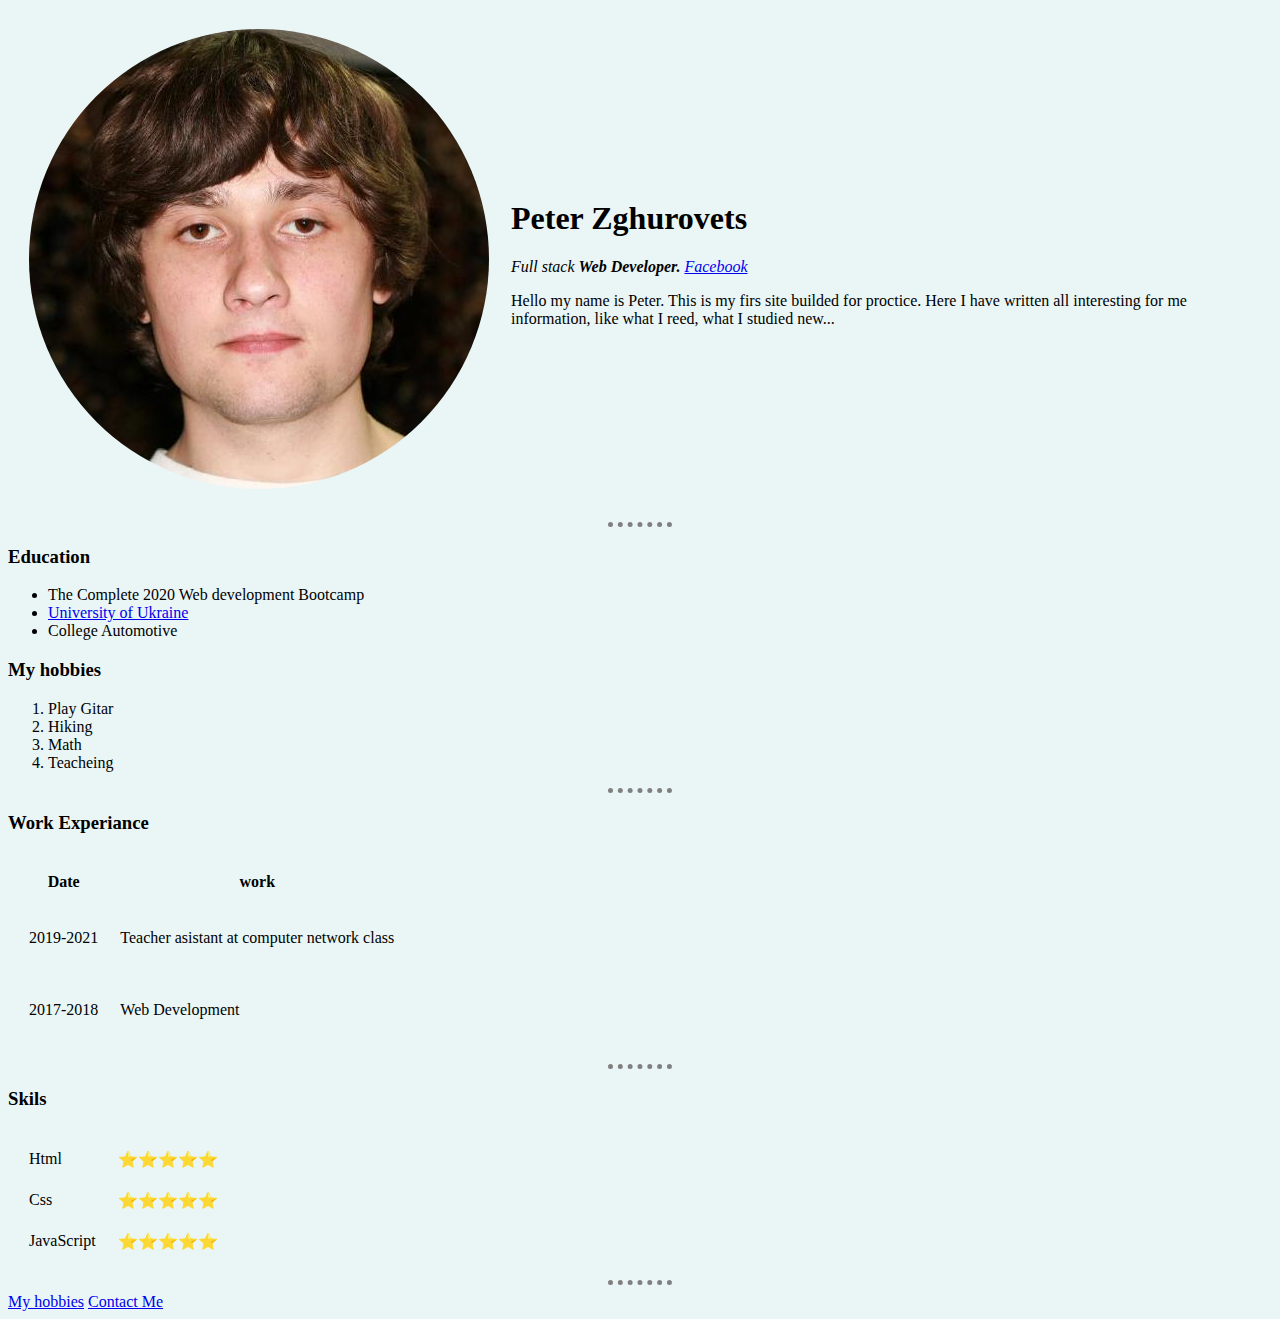
<file: index.html>
<!DOCTYPE html>
<html lang="en" dir="ltr">

<head>
  <meta charset="utf-8">
  <meta charset="This is my personal web site where I wroute about interesting me staff.">
  <title>📕 Peter's Personal sits</title>

  <style media="screen">
    body {
      background-color: #EAF6F6;
    }

    hr {
      border-color:grey;
      border-width: 5px;
      border-style: none;
      border-top-style: dotted;
      width: 5%;
    }
  </style>
</head>

<body>
  <table cellspacing="20px">
    <tr>
      <td><img src="images/Peter.png" alt="peter profile picture"></td>
      <td>
        <h1>Peter Zghurovets </h1>
        <p><em>Full stack <strong>Web Developer.</strong> <a href="#">Facebook</a></em></p>
        <p>Hello my name is Peter. This is my firs site builded for proctice. Here I have written all interesting for me information, like what I reed, what I studied new...</p>
      </td>
    </tr>
  </table>

  <hr>
  <h3>Education</h3>
  <ul>
    <li>The Complete 2020 Web development Bootcamp</li>
    <li><a href="https://uu.edu.ua/">University of Ukraine </a></li>
    <li>College Automotive</li>
  </ul>
  <h3>My hobbies</h3>
  <ol>
    <li>Play Gitar</li>
    <li>Hiking</li>
    <li>Math</li>
    <li>Teacheing</li>
  </ol>
  <hr>
  <h3>Work Experiance</h3>
  <table cellspacing="20">
    <thead>
      <tr>
        <th>Date</th>
        <th>work</th>
      </tr>
    </thead>
    <tbody>
      <tr>
        <td>
          <p>2019-2021</p>
        </td>
        <td>
          <p> Teacher asistant at computer network class</p>
        </td>
      </tr>
      <tr>
        <td>
          <p>2017-2018</p>
        </td>
        <td>
          <p>Web Development </p>
        </td>
      </tr>
    </tbody>
    <tfoot>
    </tfoot>
  </table>
  <hr>
  <h3>Skils</h3>

  <table cellspacing="20">
    <tr>
      <td> Html</td>
      <td>⭐⭐⭐⭐⭐</td>
    </tr>
    <tr>
      <td>Css</td>
      <td>⭐⭐⭐⭐⭐</td>
    </tr>
    <tr>
      <td>JavaScript</td>
      <td>⭐⭐⭐⭐⭐</td>
    </tr>
  </table>




  <hr>
  <a href="hobbies.html">My hobbies</a>
  <a href="contact-me.html">Contact Me</a>
</body>

</html>
</file>
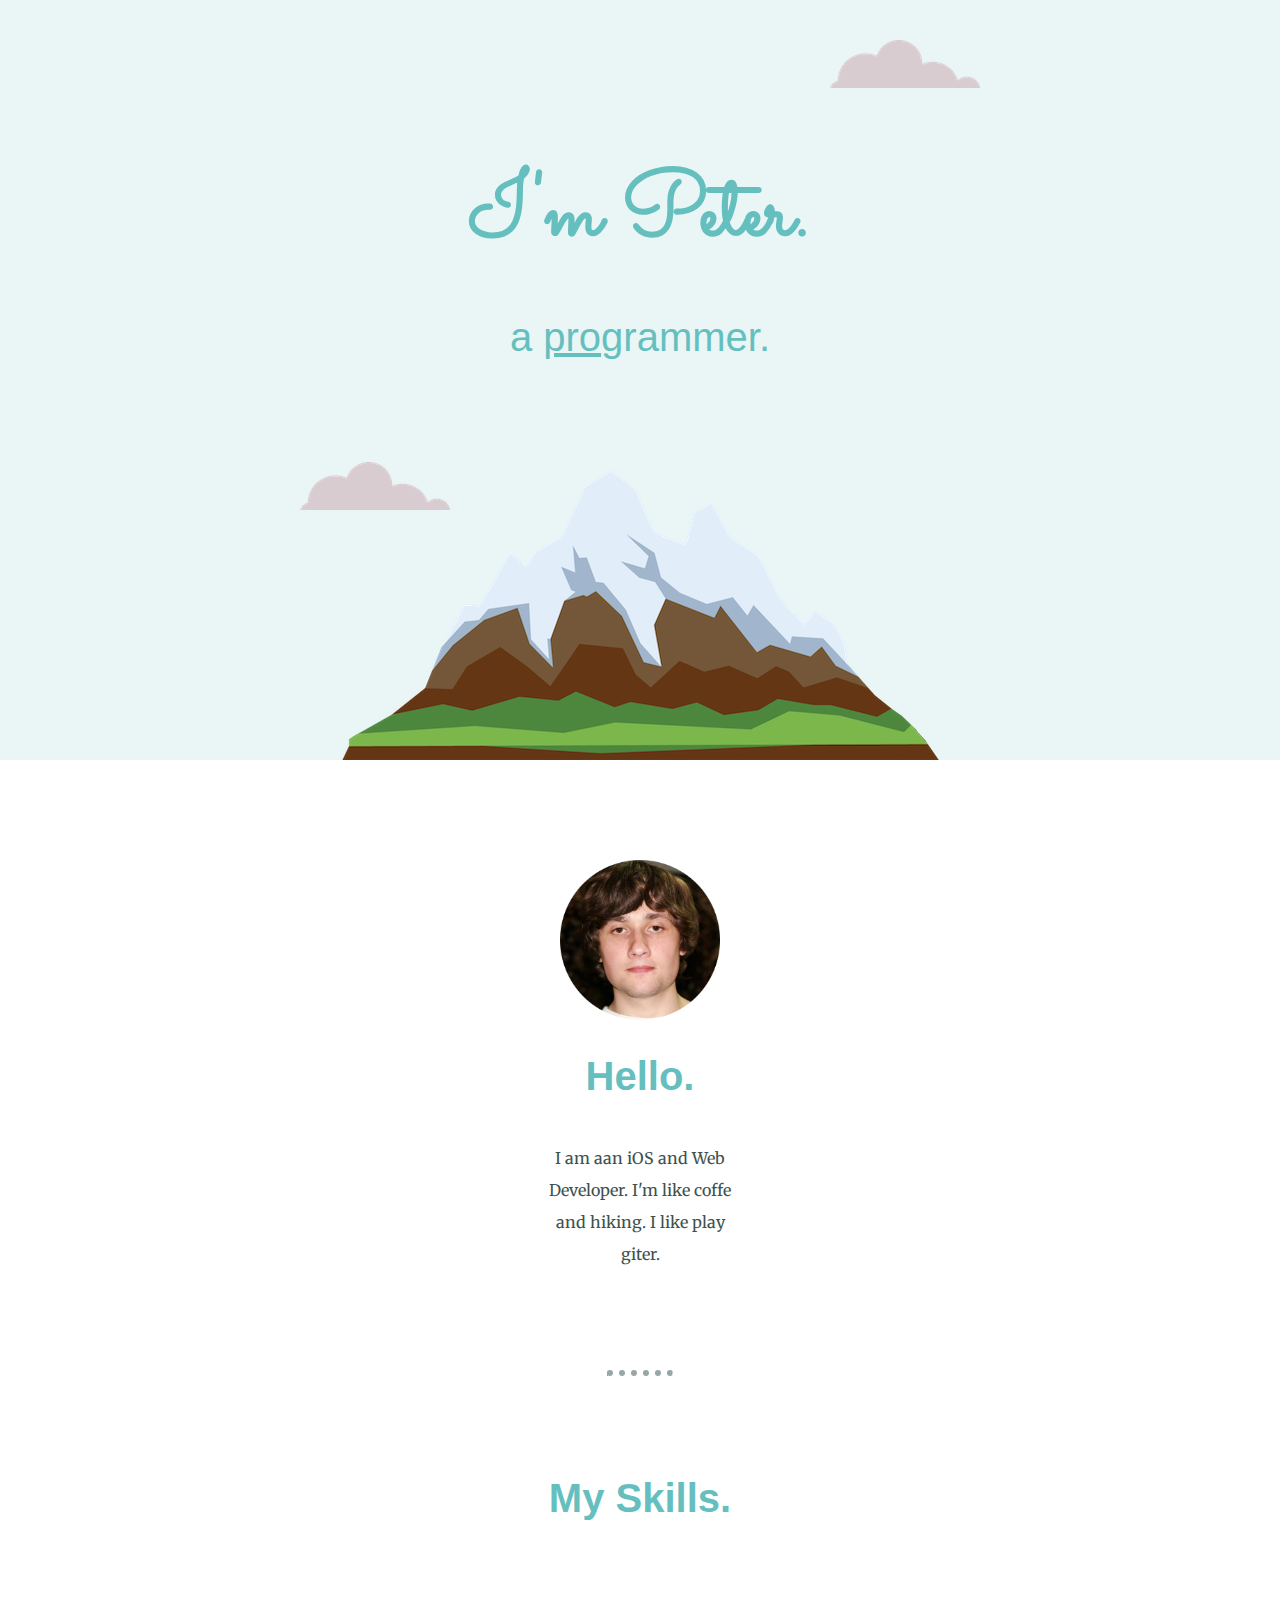
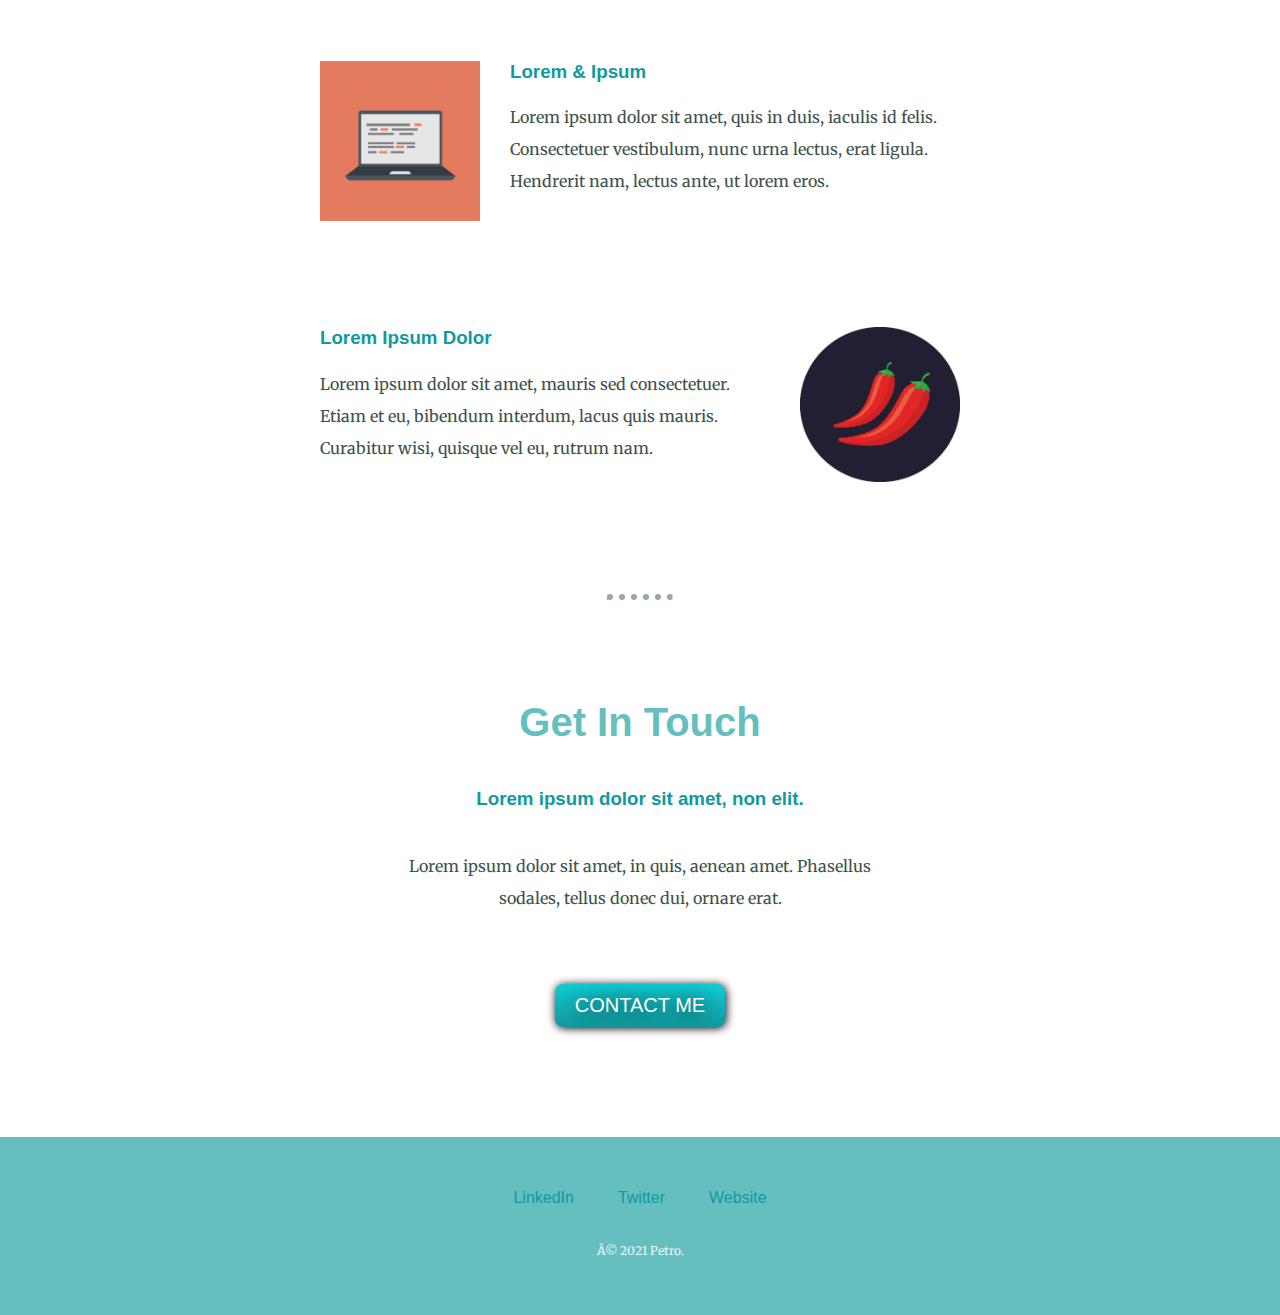
<file: Index.html>
<!<!DOCTYPE html>
  <html>

  <head <meta charset="utf-8">
    <title>Petro Zghurovets</title>
    <link rel="stylesheet" href="css/styles.css">
    <link rel="icon" href="favicon.ico">
    <link href="https://fonts.googleapis.com/css?family=Merriweather|Monserrat|Sacramento" rel="stylesheet">
  </head>

  <body>

    <div class="top-container">
      <img class="top-cloud" src="images/cloud.png" alt="cloud-img">
      <h1>I'm Peter.</h1>
      <h2 class="subtitle-aProgrammer">a <span class="pro">pro</span>grammer.</h2>
      <img class="bottom-cloud" src="images/cloud.png" alt="cloud-img">
      <img src="images/mountain.png" alt="mountain-img">
    </div>

    <div class="middle-container">
      <div class="profile">
        <img class="picture-img" src="images/Peter.png" alt="">
        <h2>Hello.</h2>
        <p class="intro">I am aan iOS and Web Developer. I'm like coffe and hiking. I like play giter.</p>
      </div>

      <hr>

      <div class="skills">
        <h2>My Skills.</h2>
        <div class="skill-row">
          <img class="code-img" src="images/computer.png" alt="">
          <h3>Lorem & Ipsum</h3>
          <p>Lorem ipsum dolor sit amet, quis in duis, iaculis id felis. Consectetuer vestibulum, nunc urna lectus, erat ligula. Hendrerit nam, lectus ante, ut lorem eros.</p>
        </div>
        <div class="skill-row">
          <img class="chilli-img" src="images/chillies.png" alt="">
          <h3>Lorem Ipsum Dolor</h3>
          <p>Lorem ipsum dolor sit amet, mauris sed consectetuer. Etiam et eu, bibendum interdum, lacus quis mauris. Curabitur wisi, quisque vel eu, rutrum nam.</p>
        </div>
      </div>

      <hr>

      <div class="contact-me">
        <h2>Get In Touch</h2>
        <h3>Lorem ipsum dolor sit amet, non elit.</h3>
        <p class="contact-message">Lorem ipsum dolor sit amet, in quis, aenean amet. Phasellus sodales, tellus donec dui, ornare erat.</p>
        <a class="btn" href="mailto:name@email.com">CONTACT ME</a>
      </div>
    </div>

    <div class="bottom-container">
      <a class="footer-link" href="https://www.linkedin.com/">LinkedIn</a>
      <a class="footer-link" href="№">Twitter</a>
      <a class="footer-link" href="https://www.appbrewery.co/">Website</a>
      <p class="copyright">© 2021 Petro.</p>
    </div>

  </body>
  </html>
</file>
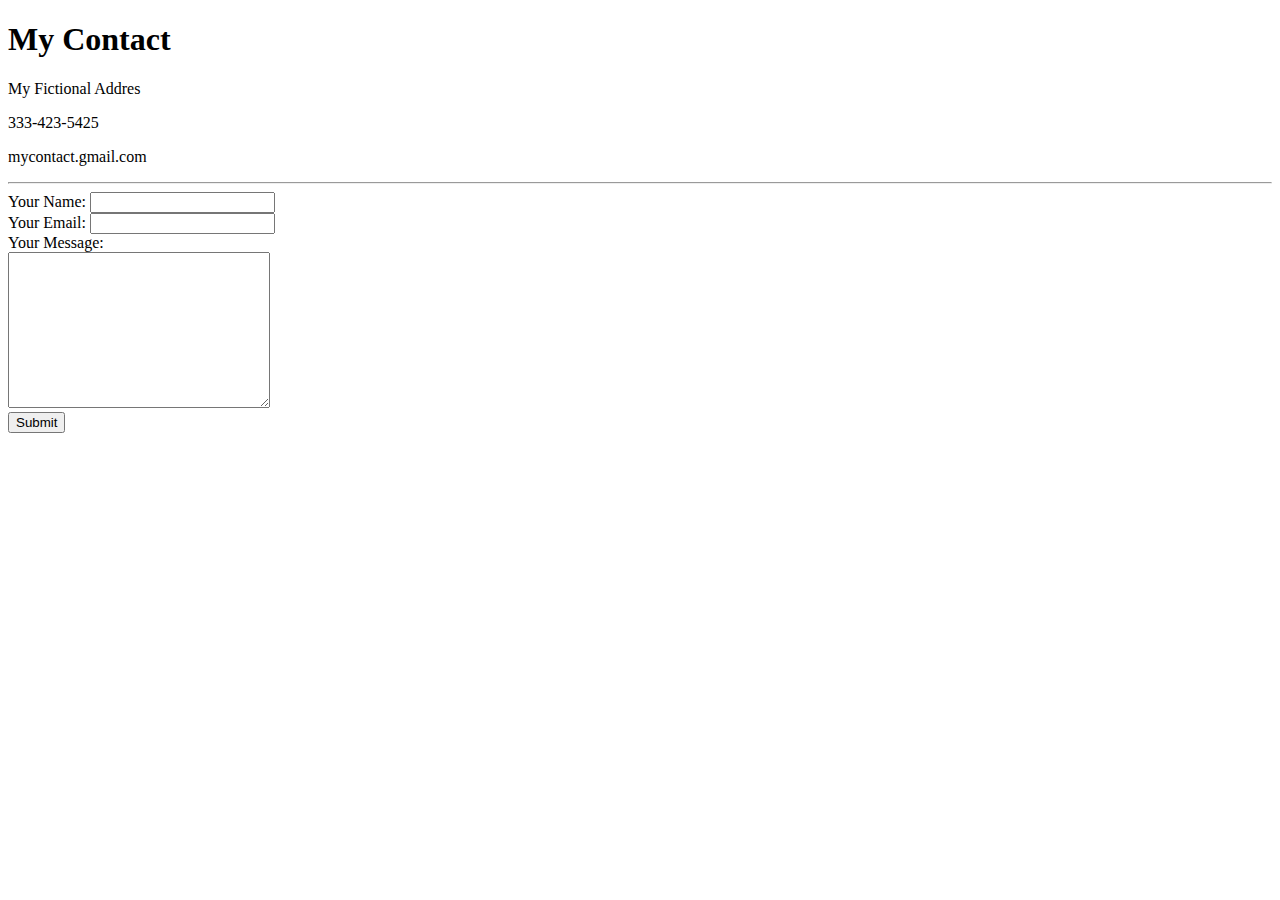
<file: contact-me.html>
<!DOCTYPE html>
<html lang="en" dir="ltr">

<head>
  <meta charset="utf-8">
  <title>Contact me</title>
</head>

<body>
  <h1>My Contact</h1>
  <p>My Fictional Addres</p>
  <p>333-423-5425</p>
  <p>mycontact.gmail.com</p>
  <hr>
  <form  action="mailto:lkjafd@lkjfd.com" method="post" enctype="text/plain">
    <label>Your Name:</label>
    <input type="email" name="yourName" value=""><br>
    <label>Your Email:</label>
    <input type="email" name="yourEmail" value=""><br>
    <label>Your Message:</label><br>
    <textarea name="yourMessage" rows="10" cols="30"></textarea><br>
    <input type="submit" name="" name="">
  </form>
</body>

</html>
</file>
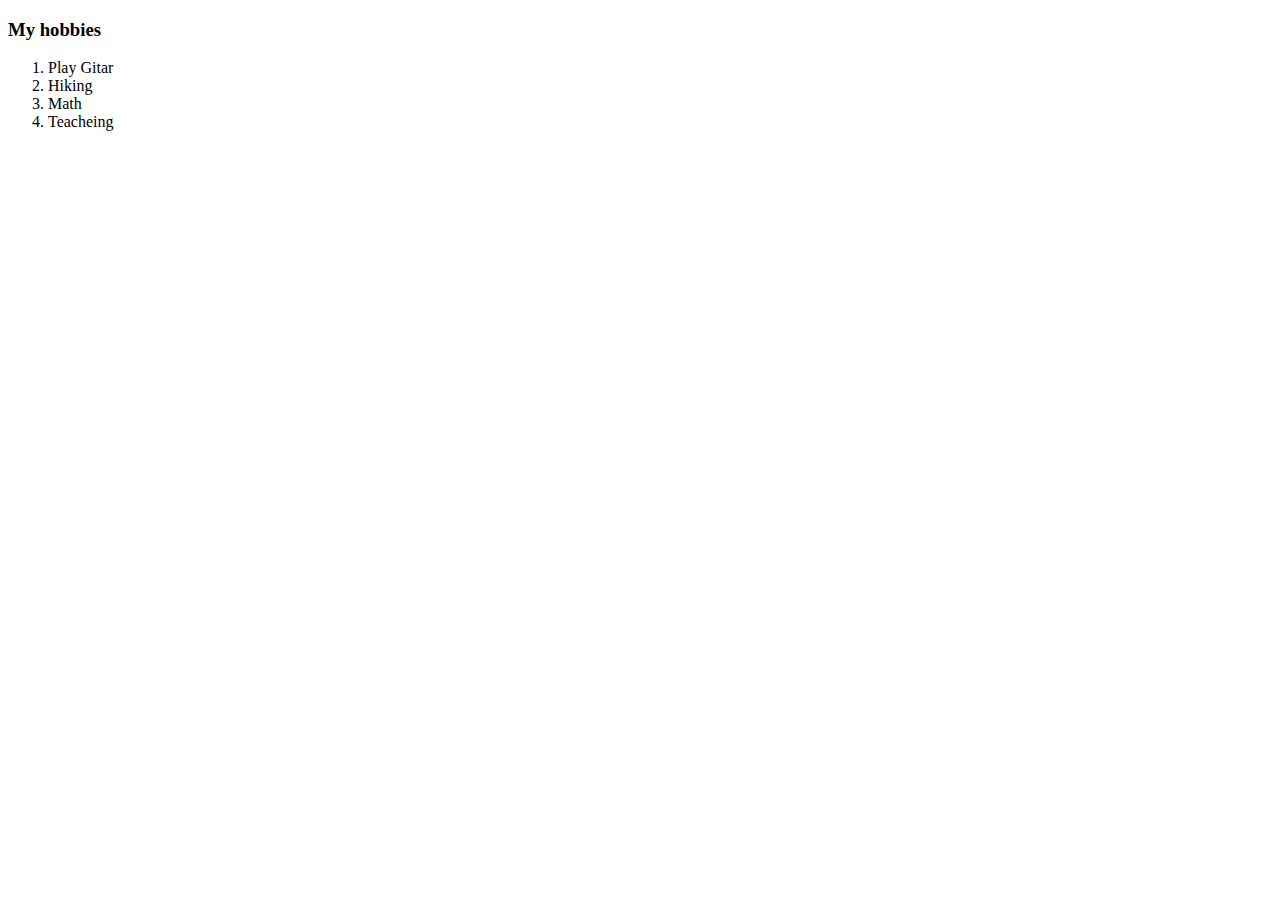
<file: hobbies.html>
<!DOCTYPE html>
<html lang="en" dir="ltr">

<head>
  <meta charset="utf-8">
  <title>My hobbies</title>
</head>

<body>
  <h3>My hobbies</h3>
  <ol>
    <li>Play Gitar</li>
    <li>Hiking</li>
    <li>Math</li>
    <li>Teacheing</li>
  </ol>

</body>

</html>
</file>
<file: css/styles.css>
body {
  color: #40514E;
  margin: 0;
  text-align: center;
  font-family: 'Merriweather', serif;
}

h1 {
  color: #66BFBF;
  font-size: 5.625rem;
  margin: 50px auto 0 auto;
  font-family: 'Sacramento', cursive;
}

h2 {
  font-family: 'Monserrat', sans-serif;
  font-size: 2.5rem;
  color: #66BFBF;
  padding-bottom: 10px;
}

h3 {
  font-family: 'Monserrat', sans-serif;
  color: #11999E;
}

p {
  line-height: 2;
}

a {
  color: #11999E;
  font-family: 'Monserrat', sans-serif;
  margin: 10px 20px;
  text-decoration: none;
}
a:hover{
  color: #EAF6F6;
}

hr {
  width: 5%;
  border-top: dotted #97a7a7 6px;
  border-bottom: none;
  margin: 100px auto;
}

/*--------------------------  Start top-container  ----------------------- */
.top-container {
  background-color: #EAF6F6;
  position: relative;
  padding-top: 100px;
}

.top-cloud {
  position: absolute;
  right: 300px;
  top: 40px;
}

.bottom-cloud {
  position: absolute;
  left: 300px;
  bottom: 250px;
}

.pro {
  text-decoration: underline;
}

.subtitle-aProgrammer {
  font-weight: normal;
}

/*-------------------------- End top-container  ----------------------- */
/*--------------------------  Middle-container  ----------------------- */
.middle-container {
  margin: 100px 0;
}

.profile {
  width: 50%;
  margin: auto;
}

.picture-img {
  width: 25%;
}

.intro {
  width: 30%;
  color: #40514E;
  margin: auto;
}

.skills {}

.skill-row {
  width: 50%;
  margin: 130px auto 130px auto;
  text-align: left;
}

.code-img {
  width: 25%;
  float: left;
  margin-right: 30px
}

.chilli-img {
  width: 25%;
  float: right;
  margin-left: 30px;
}

/*--------------------------  Contact-me  ----------------------- */
.contact-message {
  width: 40%;
  margin: 40px auto 60px;
}

.btn {
  background: #11CDD4;
  background-image: -webkit-linear-gradient(top, #11CDD4, #11999E);
  background-image: -moz-linear-gradient(top, #11CDD4, #11999E);
  background-image: -ms-linear-gradient(top, #11CDD4, #11999E);
  background-image: -o-linear-gradient(top, #11CDD4, #11999E);
  background-image: -webkit-gradient(to bottom, #11CDD4, #11999E);
  -webkit-border-radius: 8px;
  -moz-border-radius: 8px;
  border-radius: 8px;
  color: #FFFFFF;
  font-family: 'Monserrat', sans-serif;
  font-size: 20px;
  font-weight: 100;
  padding: 10px 20px 10px 20px;
  -webkit-box-shadow: 1px 1px 10px 0 #000000;
  -moz-box-shadow: 1px 1px 10px 0 #000000;
  box-shadow: 1px 1px 10px 0 #000000;
  text-shadow: 1px 1px 20px #000000;
  text-decoration: none;
  display: inline-block;
  cursor: pointer;
  text-align: center;
}

.btn:hover {
  background: #30E3CB;
  background-image: -webkit-linear-gradient(top, #30E3CB, #2BC4AD);
  background-image: -moz-linear-gradient(top, #30E3CB, #2BC4AD);
  background-image: -ms-linear-gradient(top, #30E3CB, #2BC4AD);
  background-image: -o-linear-gradient(top, #30E3CB, #2BC4AD);
  background-image: -webkit-gradient(to bottom, #30E3CB, #2BC4AD);
  -webkit-border-radius: 8px;
  -moz-border-radius: 8px;
  border-radius: 8px;
  text-decoration: none;
}

/*--------------------------  bottom-container  ----------------------- */
.bottom-container {
  background-color: #66BFBF;
  padding: 50px 0 20px;
}
.copyright{
   color:#EAF6F6;
   font-size: 0.75rem;
   padding: 20px 0;
}
</file>
